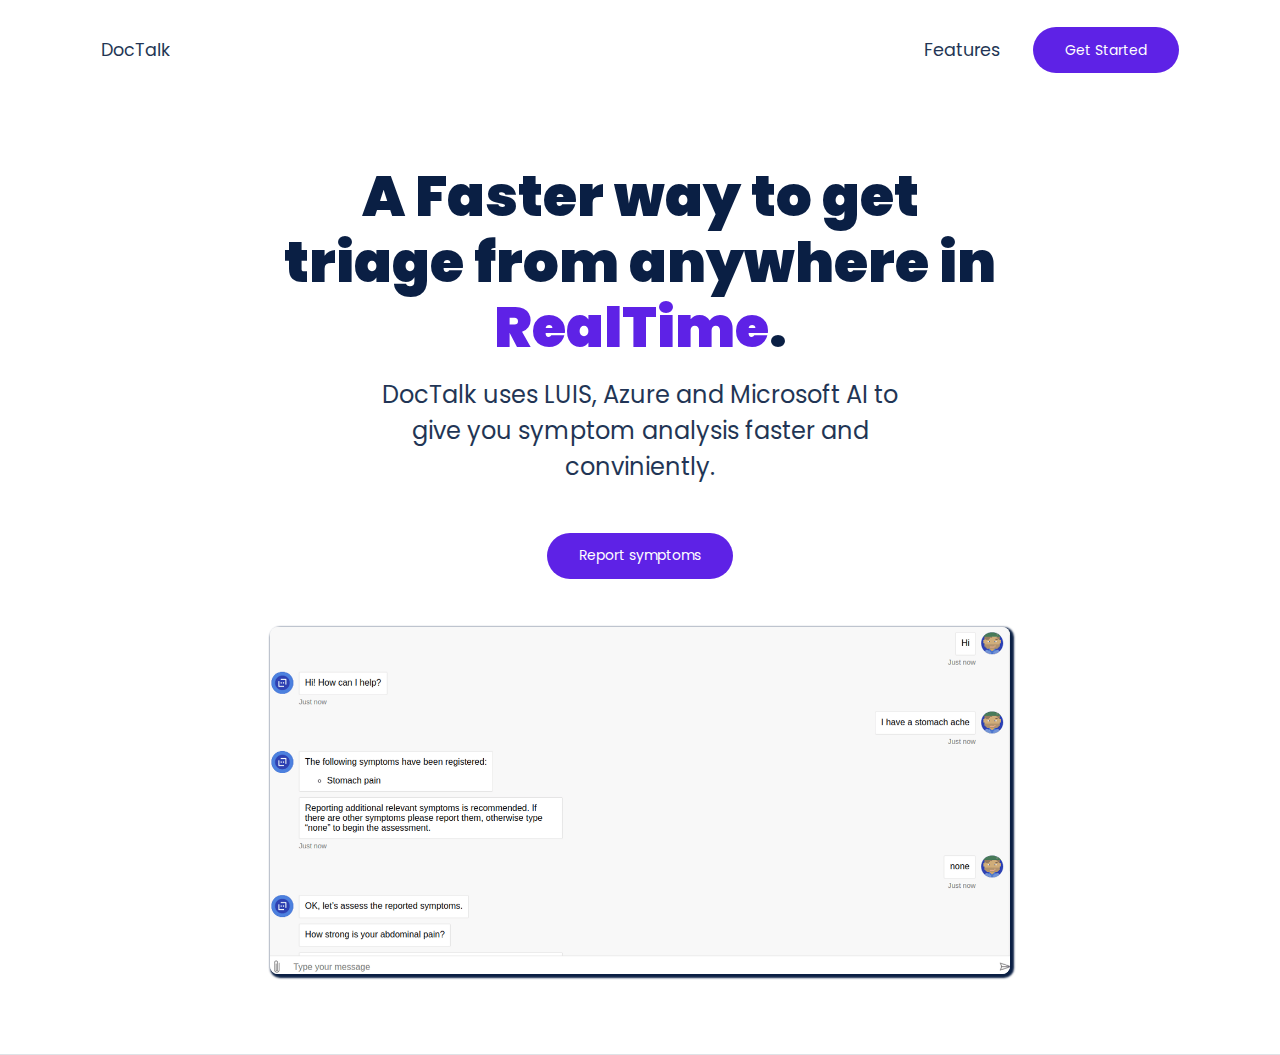
<file: public/index.html>
<!doctype html>
<html lang="en">

<head>
  <!-- Required meta tags -->
  <meta charset="utf-8">
  <meta name="viewport" content="width=device-width, initial-scale=1, shrink-to-fit=no">

  <link rel="stylesheet" href="https://cdnjs.cloudflare.com/ajax/libs/animate.css/3.7.2/animate.min.css">
  <!-- font awesome 5 free -->
  <link rel="stylesheet" href="https://cdnjs.cloudflare.com/ajax/libs/font-awesome/5.13.0/css/all.min.css">
  <!-- Bootstrap CSS -->
  <link rel="stylesheet" href="https://stackpath.bootstrapcdn.com/bootstrap/4.4.1/css/bootstrap.min.css"
    integrity="sha384-Vkoo8x4CGsO3+Hhxv8T/Q5PaXtkKtu6ug5TOeNV6gBiFeWPGFN9MuhOf23Q9Ifjh" crossorigin="anonymous">

  <!-- Poppins font from Google -->
  <link href="https://fonts.googleapis.com/css2?family=Poppins:wght@300;400;600;700&display=swap" rel="stylesheet">

  <link rel="stylesheet" href="./stylesheets/root.css">
  <link rel="stylesheet" href="./stylesheets/home.css">

  <title>DocTalk | Symptom analysis AI</title>
</head>

<body>

  <header class="hero container-fluid position-relative border-bottom">
    <nav class="hero-nav container mx-auto">
      <ul class="nav w-100 list-unstyled align-items-center p-0">
        <li class="hero-nav__item">
            <a href="#" class="hero-nav__link">DocTalk</a>
        </li>
        <li id="hero-menu" class="flex-grow-1 hero__nav-list hero__nav-list--mobile-menu ft-menu">
          <ul class="hero__menu-content nav flex-column flex-lg-row ft-menu__slider animated list-unstyled p-2 p-lg-0">
            <li class="flex-grow-1">
              <ul class="nav nav--lg-side flex-column-reverse flex-lg-row-reverse list-unstyled align-items-center p-0">
                <li class="hero-nav__item">
                  <a href="/chat.html"
                    target="_blank" class="btn btn-primary">
                    Get Started
                  </a>
                </li>
                <li class="hero-nav__item">
                  <a href="/features.html" class="hero-nav__link">Features</a>
                </li>
              </ul>
            </li>
          </ul>
          <button onclick="document.querySelector('#hero-menu').classList.toggle('ft-menu--js-show')"
            class="ft-menu__close-btn animated">
            <svg class="bi bi-x" width="1em" height="1em" viewBox="0 0 16 16" fill="currentColor"
              xmlns="http://www.w3.org/2000/svg">
              <path fill-rule="evenodd" d="M11.854 4.146a.5.5 0 010 .708l-7 7a.5.5 0 01-.708-.708l7-7a.5.5 0 01.708 0z"
                clip-rule="evenodd" />
              <path fill-rule="evenodd" d="M4.146 4.146a.5.5 0 000 .708l7 7a.5.5 0 00.708-.708l-7-7a.5.5 0 00-.708 0z"
                clip-rule="evenodd" />
            </svg>
          </button>
        </li>
        <li class="d-lg-none flex-grow-1 d-flex flex-row-reverse hero-nav__item">
          <button onclick="document.querySelector('#hero-menu').classList.toggle('ft-menu--js-show')"
            class="text-center px-2">
            <i class="fas fa-bars"></i>
          </button>
        </li>
      </ul>
    </nav>
    <div class="hero__content container flex-grow-1 mx-auto">
      <div class="text-center col-lg-8 px-0 mx-auto mb-5">
        <h1 class="hero__title mb-3">
          A Faster way to get triage from anywhere in <span class="highlight">RealTime</span>.
        </h1>
        <p class="hero__paragraph mb-5">
         DocTalk uses LUIS, Azure and Microsoft AI to give you symptom analysis faster and conviniently.
        </p>
        <div>
          <a class="btn btn-primary" href="/chat.html">
            Report symptoms
          </a>
        </div>
      </div>
      <div class="hero__img-container col-10 col-lg-8 mx-auto p-0 mt-5">
        <img src="./stylesheets/teedoc.png" class="hero__img w-100">
      </div>
    </div>
  </header>

  <!-- jQuery first, then Popper.js, then Bootstrap JS -->
  <script src="https://code.jquery.com/jquery-3.4.1.slim.min.js"
    integrity="sha384-J6qa4849blE2+poT4WnyKhv5vZF5SrPo0iEjwBvKU7imGFAV0wwj1yYfoRSJoZ+n"
    crossorigin="anonymous"></script>
  <script src="https://cdn.jsdelivr.net/npm/popper.js@1.16.0/dist/umd/popper.min.js"
    integrity="sha384-Q6E9RHvbIyZFJoft+2mJbHaEWldlvI9IOYy5n3zV9zzTtmI3UksdQRVvoxMfooAo"
    crossorigin="anonymous"></script>
  <script src="https://stackpath.bootstrapcdn.com/bootstrap/4.4.1/js/bootstrap.min.js"
    integrity="sha384-wfSDF2E50Y2D1uUdj0O3uMBJnjuUD4Ih7YwaYd1iqfktj0Uod8GCExl3Og8ifwB6"
    crossorigin="anonymous"></script>
</body>

</html>
</file>
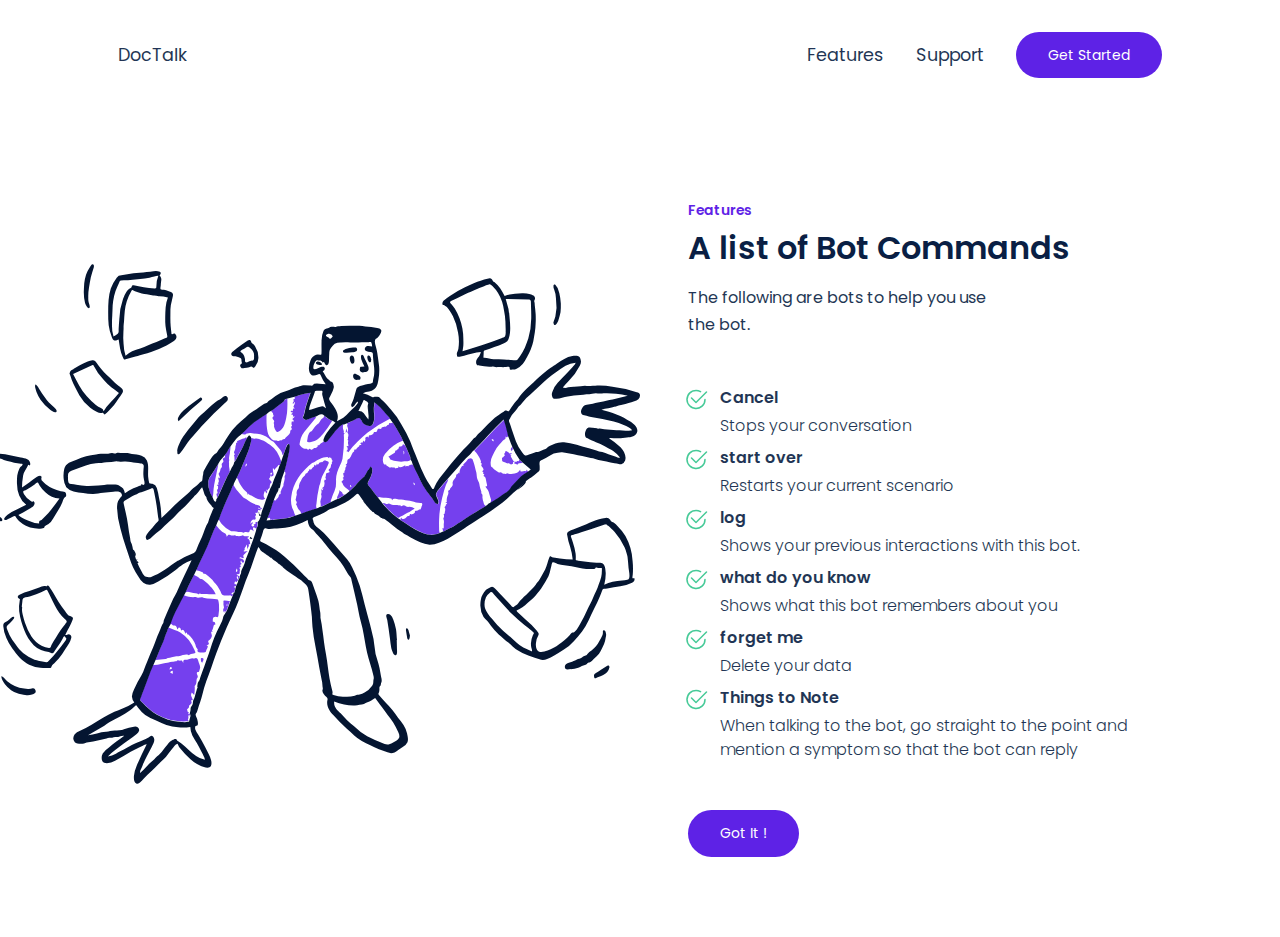
<file: public/features.html>
<!doctype html>
<html lang="en">

<head>
  <!-- Required meta tags -->
  <meta charset="utf-8">
  <meta name="viewport" content="width=device-width, initial-scale=1, shrink-to-fit=no">

  <link rel="stylesheet" href="https://cdnjs.cloudflare.com/ajax/libs/animate.css/3.7.2/animate.min.css">
  <!-- font awesome 5 free -->
  <link rel="stylesheet" href="https://cdnjs.cloudflare.com/ajax/libs/font-awesome/5.13.0/css/all.min.css">
  <!-- Bootstrap CSS -->
  <link rel="stylesheet" href="https://stackpath.bootstrapcdn.com/bootstrap/4.4.1/css/bootstrap.min.css"
    integrity="sha384-Vkoo8x4CGsO3+Hhxv8T/Q5PaXtkKtu6ug5TOeNV6gBiFeWPGFN9MuhOf23Q9Ifjh" crossorigin="anonymous">

  <!-- Poppins font from Google -->
  <link href="https://fonts.googleapis.com/css2?family=Poppins:wght@300;400;600;700&display=swap" rel="stylesheet">

  <link rel="stylesheet" href="./stylesheets/features.css">
  <link rel="stylesheet" href="./stylesheets/root.css">
  <link rel="stylesheet" href="./stylesheets/home.css">

  <title>DocTalk | Symptom analysis AI</title>
</head>

<body>
  <nav class="hero-nav container mx-auto">
    <ul class="nav w-100 list-unstyled align-items-center p-0">
      <li class="hero-nav__item">
          <a href="/index.html" class="hero-nav__link">DocTalk</a>
      </li>
      <li id="hero-menu" class="flex-grow-1 hero__nav-list hero__nav-list--mobile-menu ft-menu">
        <ul class="hero__menu-content nav flex-column flex-lg-row ft-menu__slider animated list-unstyled p-2 p-lg-0">
          <li class="flex-grow-1">
            <ul class="nav nav--lg-side flex-column-reverse flex-lg-row-reverse list-unstyled align-items-center p-0">
              <li class="hero-nav__item">
                <a href="/chat.html"
                  target="_blank" class="btn btn-primary">
                  Get Started
                </a>
              </li>
              <li class="hero-nav__item">
                <a href="#!" class="hero-nav__link">Support</a>
              </li>
              <li class="hero-nav__item">
                <a href="/features.html" class="hero-nav__link">Features</a>
              </li>
            </ul>
          </li>
        </ul>
        <button onclick="document.querySelector('#hero-menu').classList.toggle('ft-menu--js-show')"
          class="ft-menu__close-btn animated">
          <svg class="bi bi-x" width="1em" height="1em" viewBox="0 0 16 16" fill="currentColor"
            xmlns="http://www.w3.org/2000/svg">
            <path fill-rule="evenodd" d="M11.854 4.146a.5.5 0 010 .708l-7 7a.5.5 0 01-.708-.708l7-7a.5.5 0 01.708 0z"
              clip-rule="evenodd" />
            <path fill-rule="evenodd" d="M4.146 4.146a.5.5 0 000 .708l7 7a.5.5 0 00.708-.708l-7-7a.5.5 0 00-.708 0z"
              clip-rule="evenodd" />
          </svg>
        </button>
      </li>
      <li class="d-lg-none flex-grow-1 d-flex flex-row-reverse hero-nav__item">
        <button onclick="document.querySelector('#hero-menu').classList.toggle('ft-menu--js-show')"
          class="text-center px-2">
          <i class="fas fa-bars"></i>
        </button>
      </li>
    </ul>
  </nav>
  <div class="block-31">
    <div class="block-31__row d-block d-lg-flex row">
      <div class="block-31__image-column container col-lg-6"
        style="background-image: url(./stylesheets/MessyDoodle.svg)">
      </div>
    </div>
    <div class="container">
      <div class="row flex-row-reverse">
        <div class="col-lg-6 px-4 px-xl-5 py-5">
          <p class="block-31__pre-title mb-2">Features</p>
          <h1 class="block-31__title mb-3">A list of Bot Commands</h1>
          <p class="block-31__paragraph mb-0">
           The following are bots to help you use the bot.
          </p>
          <ul class="list-unstyled mt-5 p-0">
            <li class="block-31__li d-flex align-items-start mb-2">
              <span class="block-31__li-icon">
                <svg class="bi bi-check2-circle" width="1em" height="1em" viewBox="0 0 16 16" fill="currentColor"
                  xmlns="http://www.w3.org/2000/svg">
                  <path fill-rule="evenodd"
                    d="M15.354 2.646a.5.5 0 0 1 0 .708l-7 7a.5.5 0 0 1-.708 0l-3-3a.5.5 0 1 1 .708-.708L8 9.293l6.646-6.647a.5.5 0 0 1 .708 0z" />
                  <path fill-rule="evenodd"
                    d="M8 2.5A5.5 5.5 0 1 0 13.5 8a.5.5 0 0 1 1 0 6.5 6.5 0 1 1-3.25-5.63.5.5 0 1 1-.5.865A5.472 5.472 0 0 0 8 2.5z" />
                </svg>
              </span>
              <div class="px-2"></div>
              <div>
                <p class="block-31__li-text mb-1">Cancel</p>
                <p class="block-31__li-paragraph mb-0">
                  Stops your conversation
                </p>
              </div>
            </li>
            <li class="block-31__li d-flex align-items-start mb-2">
              <span class="block-31__li-icon">
                <svg class="bi bi-check2-circle" width="1em" height="1em" viewBox="0 0 16 16" fill="currentColor"
                  xmlns="http://www.w3.org/2000/svg">
                  <path fill-rule="evenodd"
                    d="M15.354 2.646a.5.5 0 0 1 0 .708l-7 7a.5.5 0 0 1-.708 0l-3-3a.5.5 0 1 1 .708-.708L8 9.293l6.646-6.647a.5.5 0 0 1 .708 0z" />
                  <path fill-rule="evenodd"
                    d="M8 2.5A5.5 5.5 0 1 0 13.5 8a.5.5 0 0 1 1 0 6.5 6.5 0 1 1-3.25-5.63.5.5 0 1 1-.5.865A5.472 5.472 0 0 0 8 2.5z" />
                </svg>
              </span>
              <div class="px-2"></div>
              <div>
                <p class="block-31__li-text mb-1">start over</p>
                <p class="block-31__li-paragraph mb-0">
                  Restarts your current scenario
                </p>
              </div>
            </li>
            <li class="block-31__li d-flex align-items-start mb-2">
              <span class="block-31__li-icon">
                <svg class="bi bi-check2-circle" width="1em" height="1em" viewBox="0 0 16 16" fill="currentColor"
                  xmlns="http://www.w3.org/2000/svg">
                  <path fill-rule="evenodd"
                    d="M15.354 2.646a.5.5 0 0 1 0 .708l-7 7a.5.5 0 0 1-.708 0l-3-3a.5.5 0 1 1 .708-.708L8 9.293l6.646-6.647a.5.5 0 0 1 .708 0z" />
                  <path fill-rule="evenodd"
                    d="M8 2.5A5.5 5.5 0 1 0 13.5 8a.5.5 0 0 1 1 0 6.5 6.5 0 1 1-3.25-5.63.5.5 0 1 1-.5.865A5.472 5.472 0 0 0 8 2.5z" />
                </svg>
              </span>
              <div class="px-2"></div>
              <div>
                <p class="block-31__li-text mb-1">log</p>
                <p class="block-31__li-paragraph mb-0">
                  Shows your previous interactions with this bot.
                </p>
              </div>
            </li>
            <li class="block-31__li d-flex align-items-start mb-2">
              <span class="block-31__li-icon">
                <svg class="bi bi-check2-circle" width="1em" height="1em" viewBox="0 0 16 16" fill="currentColor"
                  xmlns="http://www.w3.org/2000/svg">
                  <path fill-rule="evenodd"
                    d="M15.354 2.646a.5.5 0 0 1 0 .708l-7 7a.5.5 0 0 1-.708 0l-3-3a.5.5 0 1 1 .708-.708L8 9.293l6.646-6.647a.5.5 0 0 1 .708 0z" />
                  <path fill-rule="evenodd"
                    d="M8 2.5A5.5 5.5 0 1 0 13.5 8a.5.5 0 0 1 1 0 6.5 6.5 0 1 1-3.25-5.63.5.5 0 1 1-.5.865A5.472 5.472 0 0 0 8 2.5z" />
                </svg>
              </span>
              <div class="px-2"></div>
              <div>
                <p class="block-31__li-text mb-1">what do you know</p>
                <p class="block-31__li-paragraph mb-0">
                  Shows what this bot remembers about you
                </p>
              </div>
            </li>
            <li class="block-31__li d-flex align-items-start mb-2">
              <span class="block-31__li-icon">
                <svg class="bi bi-check2-circle" width="1em" height="1em" viewBox="0 0 16 16" fill="currentColor"
                  xmlns="http://www.w3.org/2000/svg">
                  <path fill-rule="evenodd"
                    d="M15.354 2.646a.5.5 0 0 1 0 .708l-7 7a.5.5 0 0 1-.708 0l-3-3a.5.5 0 1 1 .708-.708L8 9.293l6.646-6.647a.5.5 0 0 1 .708 0z" />
                  <path fill-rule="evenodd"
                    d="M8 2.5A5.5 5.5 0 1 0 13.5 8a.5.5 0 0 1 1 0 6.5 6.5 0 1 1-3.25-5.63.5.5 0 1 1-.5.865A5.472 5.472 0 0 0 8 2.5z" />
                </svg>
              </span>
              <div class="px-2"></div>
              <div>
                <p class="block-31__li-text mb-1">forget me</p>
                <p class="block-31__li-paragraph mb-0">
                  Delete your data
                </p>
              </div>
            </li>
            <li class="block-31__li d-flex align-items-start mb-2">
              <span class="block-31__li-icon">
                <svg class="bi bi-check2-circle" width="1em" height="1em" viewBox="0 0 16 16" fill="currentColor"
                  xmlns="http://www.w3.org/2000/svg">
                  <path fill-rule="evenodd"
                    d="M15.354 2.646a.5.5 0 0 1 0 .708l-7 7a.5.5 0 0 1-.708 0l-3-3a.5.5 0 1 1 .708-.708L8 9.293l6.646-6.647a.5.5 0 0 1 .708 0z" />
                  <path fill-rule="evenodd"
                    d="M8 2.5A5.5 5.5 0 1 0 13.5 8a.5.5 0 0 1 1 0 6.5 6.5 0 1 1-3.25-5.63.5.5 0 1 1-.5.865A5.472 5.472 0 0 0 8 2.5z" />
                </svg>
              </span>
              <div class="px-2"></div>
              <div>
                <p class="block-31__li-text mb-1">Things to Note</p>
                <p class="block-31__li-paragraph mb-0">
                  When talking to the bot, go straight to the point and mention a symptom so that the bot can reply
                </p>
              </div>
            </li>
          </ul>
          <div class="mt-5">
            <a href="./index.html" class="btn btn-primary">Got It !</a>
          </div>
        </div>
      </div>
    </div>
  </div>


  <!-- jQuery first, then Popper.js, then Bootstrap JS -->
  <script src="https://code.jquery.com/jquery-3.4.1.slim.min.js"
    integrity="sha384-J6qa4849blE2+poT4WnyKhv5vZF5SrPo0iEjwBvKU7imGFAV0wwj1yYfoRSJoZ+n"
    crossorigin="anonymous"></script>
  <script src="https://cdn.jsdelivr.net/npm/popper.js@1.16.0/dist/umd/popper.min.js"
    integrity="sha384-Q6E9RHvbIyZFJoft+2mJbHaEWldlvI9IOYy5n3zV9zzTtmI3UksdQRVvoxMfooAo"
    crossorigin="anonymous"></script>
  <script src="https://stackpath.bootstrapcdn.com/bootstrap/4.4.1/js/bootstrap.min.js"
    integrity="sha384-wfSDF2E50Y2D1uUdj0O3uMBJnjuUD4Ih7YwaYd1iqfktj0Uod8GCExl3Og8ifwB6"
    crossorigin="anonymous"></script>

  <script>
    function submitForm(e) {
      e.preventDefault()

      var button = e.target.querySelector('button')

      if (button.classList.contains('btn--loading')) {
        return false
      } else {
        button.classList.add('btn--loading')
      }

      try {
        setTimeout(function () {
          button.classList.remove('btn--loading')
        }, 2000)
      } catch (err) {
        console.log(err)
        button.classList.remove('btn--loading')
      }
    }
  </script>
</body>

</html>
</file>
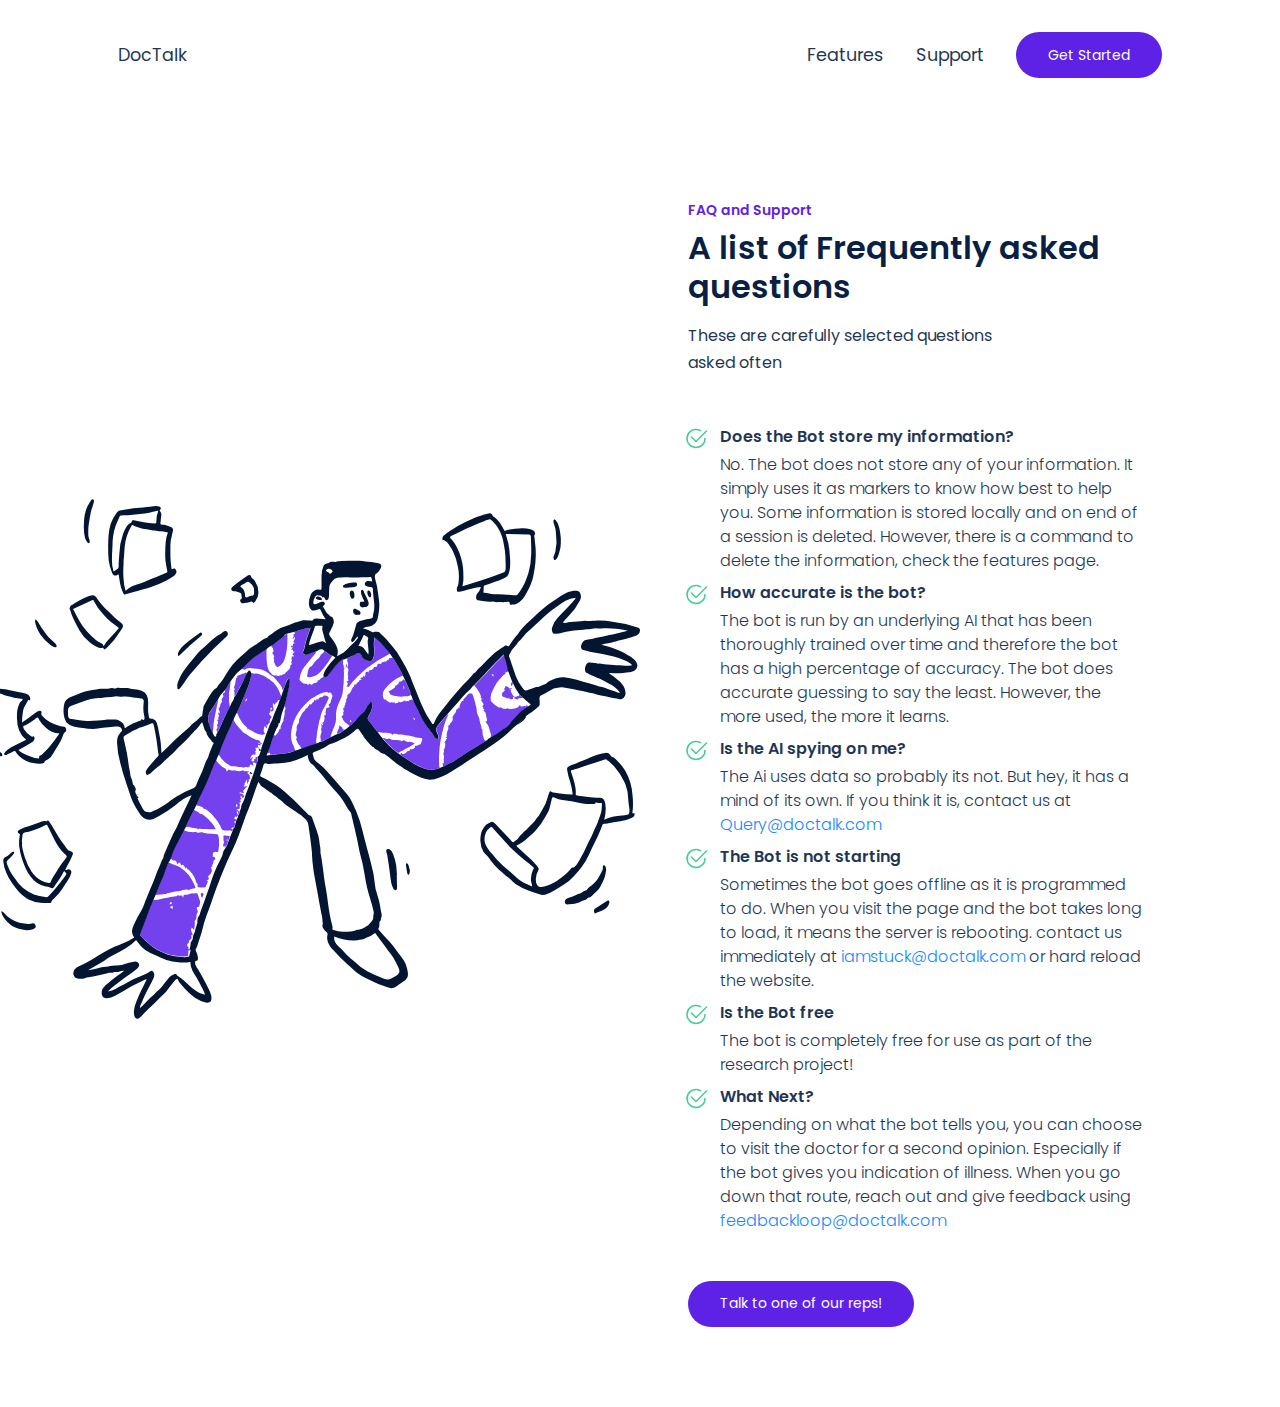
<file: public/support.html>
<!doctype html>
<html lang="en">

<head>
  <!-- Required meta tags -->
  <meta charset="utf-8">
  <meta name="viewport" content="width=device-width, initial-scale=1, shrink-to-fit=no">
  <link rel="stylesheet" href="https://cdnjs.cloudflare.com/ajax/libs/animate.css/3.7.2/animate.min.css">
  <link rel="stylesheet" href="https://cdnjs.cloudflare.com/ajax/libs/font-awesome/5.13.0/css/all.min.css">
  <link rel="stylesheet" href="https://stackpath.bootstrapcdn.com/bootstrap/4.4.1/css/bootstrap.min.css"
    integrity="sha384-Vkoo8x4CGsO3+Hhxv8T/Q5PaXtkKtu6ug5TOeNV6gBiFeWPGFN9MuhOf23Q9Ifjh" crossorigin="anonymous">
  <link href="https://fonts.googleapis.com/css2?family=Poppins:wght@300;400;600;700&display=swap" rel="stylesheet">
  <link rel="stylesheet" href="./stylesheets/features.css">
  <link rel="stylesheet" href="./stylesheets/root.css">
  <link rel="stylesheet" href="./stylesheets/home.css">

  <title>DocTalk | Symptom analysis AI</title>
</head>

<body>
  <nav class="hero-nav container mx-auto">
    <ul class="nav w-100 list-unstyled align-items-center p-0">
      <li class="hero-nav__item">
          <a href="/index.html" class="hero-nav__link">DocTalk</a>
      </li>
      <li id="hero-menu" class="flex-grow-1 hero__nav-list hero__nav-list--mobile-menu ft-menu">
        <ul class="hero__menu-content nav flex-column flex-lg-row ft-menu__slider animated list-unstyled p-2 p-lg-0">
          <li class="flex-grow-1">
            <ul class="nav nav--lg-side flex-column-reverse flex-lg-row-reverse list-unstyled align-items-center p-0">
              <li class="hero-nav__item">
                <a href="/chat.html"
                  target="_blank" class="btn btn-primary">
                  Get Started
                </a>
              </li>
              <li class="hero-nav__item">
                <a href="/support.html" class="hero-nav__link">Support</a>
              </li>
              <li class="hero-nav__item">
                <a href="/features.html" class="hero-nav__link">Features</a>
              </li>
            </ul>
          </li>
        </ul>
        <button onclick="document.querySelector('#hero-menu').classList.toggle('ft-menu--js-show')"
          class="ft-menu__close-btn animated">
          <svg class="bi bi-x" width="1em" height="1em" viewBox="0 0 16 16" fill="currentColor"
            xmlns="http://www.w3.org/2000/svg">
            <path fill-rule="evenodd" d="M11.854 4.146a.5.5 0 010 .708l-7 7a.5.5 0 01-.708-.708l7-7a.5.5 0 01.708 0z"
              clip-rule="evenodd" />
            <path fill-rule="evenodd" d="M4.146 4.146a.5.5 0 000 .708l7 7a.5.5 0 00.708-.708l-7-7a.5.5 0 00-.708 0z"
              clip-rule="evenodd" />
          </svg>
        </button>
      </li>
      <li class="d-lg-none flex-grow-1 d-flex flex-row-reverse hero-nav__item">
        <button onclick="document.querySelector('#hero-menu').classList.toggle('ft-menu--js-show')"
          class="text-center px-2">
          <i class="fas fa-bars"></i>
        </button>
      </li>
    </ul>
  </nav>
  <div class="block-31">
    <div class="block-31__row d-block d-lg-flex row">
      <div class="block-31__image-column container col-lg-6"
        style="background-image: url(./stylesheets/MessyDoodle.svg)">
      </div>
    </div>
    <div class="container">
      <div class="row flex-row-reverse">
        <div class="col-lg-6 px-4 px-xl-5 py-5">
          <p class="block-31__pre-title mb-2">FAQ and Support</p>
          <h1 class="block-31__title mb-3">A list of Frequently asked questions</h1>
          <p class="block-31__paragraph mb-0">
           These are carefully selected questions asked often
          </p>
          <ul class="list-unstyled mt-5 p-0">
            <li class="block-31__li d-flex align-items-start mb-2">
              <span class="block-31__li-icon">
                <svg class="bi bi-check2-circle" width="1em" height="1em" viewBox="0 0 16 16" fill="currentColor"
                  xmlns="http://www.w3.org/2000/svg">
                  <path fill-rule="evenodd"
                    d="M15.354 2.646a.5.5 0 0 1 0 .708l-7 7a.5.5 0 0 1-.708 0l-3-3a.5.5 0 1 1 .708-.708L8 9.293l6.646-6.647a.5.5 0 0 1 .708 0z" />
                  <path fill-rule="evenodd"
                    d="M8 2.5A5.5 5.5 0 1 0 13.5 8a.5.5 0 0 1 1 0 6.5 6.5 0 1 1-3.25-5.63.5.5 0 1 1-.5.865A5.472 5.472 0 0 0 8 2.5z" />
                </svg>
              </span>
              <div class="px-2"></div>
              <div>
                <p class="block-31__li-text mb-1">Does the Bot store my information?</p>
                <p class="block-31__li-paragraph mb-0">
                  No. The bot does not store any of your information. It simply uses it as markers to know how best to help you.
                  Some information is stored locally and on end of a session is deleted. However, there is a command to delete the information, check the features page.
                </p>
              </div>
            </li>
            <li class="block-31__li d-flex align-items-start mb-2">
              <span class="block-31__li-icon">
                <svg class="bi bi-check2-circle" width="1em" height="1em" viewBox="0 0 16 16" fill="currentColor"
                  xmlns="http://www.w3.org/2000/svg">
                  <path fill-rule="evenodd"
                    d="M15.354 2.646a.5.5 0 0 1 0 .708l-7 7a.5.5 0 0 1-.708 0l-3-3a.5.5 0 1 1 .708-.708L8 9.293l6.646-6.647a.5.5 0 0 1 .708 0z" />
                  <path fill-rule="evenodd"
                    d="M8 2.5A5.5 5.5 0 1 0 13.5 8a.5.5 0 0 1 1 0 6.5 6.5 0 1 1-3.25-5.63.5.5 0 1 1-.5.865A5.472 5.472 0 0 0 8 2.5z" />
                </svg>
              </span>
              <div class="px-2"></div>
              <div>
                <p class="block-31__li-text mb-1">How accurate is the bot?</p>
                <p class="block-31__li-paragraph mb-0">
                  The bot is run by an underlying AI that has been thoroughly trained over time and therefore the bot has a high percentage of accuracy. 
                  The bot does accurate guessing to say the least. However, the more used, the more it learns.
                </p>
              </div>
            </li>
            <li class="block-31__li d-flex align-items-start mb-2">
              <span class="block-31__li-icon">
                <svg class="bi bi-check2-circle" width="1em" height="1em" viewBox="0 0 16 16" fill="currentColor"
                  xmlns="http://www.w3.org/2000/svg">
                  <path fill-rule="evenodd"
                    d="M15.354 2.646a.5.5 0 0 1 0 .708l-7 7a.5.5 0 0 1-.708 0l-3-3a.5.5 0 1 1 .708-.708L8 9.293l6.646-6.647a.5.5 0 0 1 .708 0z" />
                  <path fill-rule="evenodd"
                    d="M8 2.5A5.5 5.5 0 1 0 13.5 8a.5.5 0 0 1 1 0 6.5 6.5 0 1 1-3.25-5.63.5.5 0 1 1-.5.865A5.472 5.472 0 0 0 8 2.5z" />
                </svg>
              </span>
              <div class="px-2"></div>
              <div>
                <p class="block-31__li-text mb-1">Is the AI spying on me?</p>
                <p class="block-31__li-paragraph mb-0">
                  The Ai uses data so probably its not. But hey, it has a mind of its own.
                  If you think it is, contact us at <a href="" target="_BLANK">Query@doctalk.com</a>
                </p>
              </div>
            </li>
            <li class="block-31__li d-flex align-items-start mb-2">
              <span class="block-31__li-icon">
                <svg class="bi bi-check2-circle" width="1em" height="1em" viewBox="0 0 16 16" fill="currentColor"
                  xmlns="http://www.w3.org/2000/svg">
                  <path fill-rule="evenodd"
                    d="M15.354 2.646a.5.5 0 0 1 0 .708l-7 7a.5.5 0 0 1-.708 0l-3-3a.5.5 0 1 1 .708-.708L8 9.293l6.646-6.647a.5.5 0 0 1 .708 0z" />
                  <path fill-rule="evenodd"
                    d="M8 2.5A5.5 5.5 0 1 0 13.5 8a.5.5 0 0 1 1 0 6.5 6.5 0 1 1-3.25-5.63.5.5 0 1 1-.5.865A5.472 5.472 0 0 0 8 2.5z" />
                </svg>
              </span>
              <div class="px-2"></div>
              <div>
                <p class="block-31__li-text mb-1">The Bot is not starting</p>
                <p class="block-31__li-paragraph mb-0">
                  Sometimes the bot goes offline as it is programmed to do. When you visit the page and the bot takes long to load, it means the server is rebooting.
                  contact us immediately at <a href="" target="_BLANK">iamstuck@doctalk.com</a> or hard reload the website.
                </p>
              </div>
            </li>
            <li class="block-31__li d-flex align-items-start mb-2">
              <span class="block-31__li-icon">
                <svg class="bi bi-check2-circle" width="1em" height="1em" viewBox="0 0 16 16" fill="currentColor"
                  xmlns="http://www.w3.org/2000/svg">
                  <path fill-rule="evenodd"
                    d="M15.354 2.646a.5.5 0 0 1 0 .708l-7 7a.5.5 0 0 1-.708 0l-3-3a.5.5 0 1 1 .708-.708L8 9.293l6.646-6.647a.5.5 0 0 1 .708 0z" />
                  <path fill-rule="evenodd"
                    d="M8 2.5A5.5 5.5 0 1 0 13.5 8a.5.5 0 0 1 1 0 6.5 6.5 0 1 1-3.25-5.63.5.5 0 1 1-.5.865A5.472 5.472 0 0 0 8 2.5z" />
                </svg>
              </span>
              <div class="px-2"></div>
              <div>
                <p class="block-31__li-text mb-1"> Is the Bot free</p>
                <p class="block-31__li-paragraph mb-0">
                  The bot is completely free for use as part of the research project!
                </p>
              </div>
            </li>
            <li class="block-31__li d-flex align-items-start mb-2">
              <span class="block-31__li-icon">
                <svg class="bi bi-check2-circle" width="1em" height="1em" viewBox="0 0 16 16" fill="currentColor"
                  xmlns="http://www.w3.org/2000/svg">
                  <path fill-rule="evenodd"
                    d="M15.354 2.646a.5.5 0 0 1 0 .708l-7 7a.5.5 0 0 1-.708 0l-3-3a.5.5 0 1 1 .708-.708L8 9.293l6.646-6.647a.5.5 0 0 1 .708 0z" />
                  <path fill-rule="evenodd"
                    d="M8 2.5A5.5 5.5 0 1 0 13.5 8a.5.5 0 0 1 1 0 6.5 6.5 0 1 1-3.25-5.63.5.5 0 1 1-.5.865A5.472 5.472 0 0 0 8 2.5z" />
                </svg>
              </span>
              <div class="px-2"></div>
              <div>
                <p class="block-31__li-text mb-1">What Next?</p>
                <p class="block-31__li-paragraph mb-0">
                  Depending on what the bot tells you, you can choose to visit the doctor for a second opinion. Especially if the bot gives you indication of illness.
                  When you go down that route, reach out and give feedback using <a href="" target="_BLANK">feedbackloop@doctalk.com</a>
                </p>
              </div>
            </li>
          </ul>
          <div class="mt-5">
            <a href="#" class="btn btn-primary">Talk to one of our reps!</a>
          </div>
        </div>
      </div>
    </div>
  </div>


  <!-- jQuery first, then Popper.js, then Bootstrap JS -->
  <script src="https://code.jquery.com/jquery-3.4.1.slim.min.js"
    integrity="sha384-J6qa4849blE2+poT4WnyKhv5vZF5SrPo0iEjwBvKU7imGFAV0wwj1yYfoRSJoZ+n"
    crossorigin="anonymous"></script>
  <script src="https://cdn.jsdelivr.net/npm/popper.js@1.16.0/dist/umd/popper.min.js"
    integrity="sha384-Q6E9RHvbIyZFJoft+2mJbHaEWldlvI9IOYy5n3zV9zzTtmI3UksdQRVvoxMfooAo"
    crossorigin="anonymous"></script>
  <script src="https://stackpath.bootstrapcdn.com/bootstrap/4.4.1/js/bootstrap.min.js"
    integrity="sha384-wfSDF2E50Y2D1uUdj0O3uMBJnjuUD4Ih7YwaYd1iqfktj0Uod8GCExl3Og8ifwB6"
    crossorigin="anonymous"></script>

  <script>
    function submitForm(e) {
      e.preventDefault()

      var button = e.target.querySelector('button')

      if (button.classList.contains('btn--loading')) {
        return false
      } else {
        button.classList.add('btn--loading')
      }

      try { 
        setTimeout(function () {
          button.classList.remove('btn--loading')
        }, 2000)
      } catch (err) {
        console.log(err)
        button.classList.remove('btn--loading')
      }
    }
  </script>
</body>

</html>
</file>
<file: public/stylesheets/root.css>
:root {
  --primary: #5e22e6;
  --secondary: #0a1f44;
  --primary-invert: #fff;
  --secondary-invert: #fff;

  /* DEFAULT COLOR OF TEXTS */
  --text-primary: #0a1f44;
  
  /* FOR BUTTONS & INPUTS */
  --elements-roundness: 10rem;

  --space-between-blocks: 5.3rem;
  /* for mobiles */
  --space-between-blocks-small-screens: 3rem;
}

body {
  font-family: 'Poppins', sans-serif;
  color: var(--text-primary);
}

.space-between-blocks {
  padding-top: var(--space-between-blocks-small-screens);
  padding-bottom: var(--space-between-blocks-small-screens);
}

@media(min-width: 992px) {
  .space-between-blocks {
    padding-top: var(--space-between-blocks);
    padding-bottom: var(--space-between-blocks);
  }
}

/* ----------------- BUTTONS ------------------- */

button {
  color: inherit;
  padding: 0;
  background: none;
  border: none;
}

button:focus {
  outline: none;
  box-shadow: none;
}

.btn {
  font-size: .87rem;
  padding: .8rem 1.6rem;
  border-radius: var(--elements-roundness);
  transition: .2s all;
}

@media(min-width: 992px) {
  .btn {
    padding: .8rem 2rem;
  }
}

.btn,
.btn:hover,
.btn:focus {
  border: none;
  box-shadow: none;
  outline: none;
}

.btn:hover,
.btn:focus {
  transform: scale(1.05);
}

.btn-primary,
.btn-primary:hover,
.btn-primary:focus {
  background: var(--primary);
  color: var(--primary-invert);
}

.btn-secondary,
.btn-secondary:hover,
.btn-secondary:focus {
  background: var(--secondary);
  color: var(--secondary-invert);
}

.btn-sm {
  padding: .8rem;
}
</file>
<file: public/stylesheets/home.css>
.hero {
  --hero-nav-height: 100px;
  --block-background: white;
  --block-text-color: var(--text-primary);
  background: var(--block-background);
  color: var(--block-text-color);
  position: relative;
  display: flex;
  flex-direction: column;
}

.hero-nav {
  margin: 0 -1rem;
  width: 100%;
  height: var(--hero-nav-height);
  display: flex;
  align-items: center;
  z-index: 2;
}

.hero-nav__item {
  text-align: center;
  font-size: 1.1rem;
}

@media(min-width: 992px) {
  .hero-nav__item {
    margin: 0 1rem;
  }
}

@media(min-width: 992px) {
  .nav--lg-side {
    flex-direction: row-reverse;
  }
}

.hero-nav__logo {
  height: 35px;
}

.hero-nav__link {
  color: inherit;
  opacity: .9;
}

.hero-nav__link:hover,
.hero-nav__link:focus {
  color: var(--primary);
  text-decoration: none;
  opacity: 1;
}

.hero__row {
  height: 100%;
}

.hero_empty-column {
  height: 100%;
}

.hero__image-column {
  height: 100%;
  background-position: center;
  background-size: cover;
}

.hero__content {
  text-align: initial;
  padding-top: 2rem;
  padding-bottom: 3rem;
}

@media(min-width:992px) {
  .hero__content {
    padding-top: 4rem;
    padding-bottom: 5rem;
  }
}

.hero__title {
  font-size: 1.8rem;
  font-weight: 900;
}

.hero__paragraph {
  font-size: .9rem;
  font-weight: 400;
  opacity: .9;
}

@media (min-width: 576px) {
  .hero__title {
    font-size: 2.5rem;
    line-height: 1.17;
  }
  
  .hero__paragraph {
    width: 80%;
    margin: auto;
  }
}

@media (min-width: 768px) {
  .hero__title {
    font-size: 3rem;
  }
}

@media(min-width: 992px) {
  .hero__title {
    font-size: 2.5rem;
    line-height: 1.17;
  }

  .hero__paragraph {
    font-size: 1.5rem;
    width: 70%;
  }
}

@media(min-width: 1200px) {
  .hero__title {
    font-size: 3.5rem;
    line-height: 1.17;
  }
}

.hero__btns-container {
  display: inline-flex;
  flex-direction: column;
  align-items: center;
  width: 150px;
  margin: auto;
}

.hero__btn {
  display: inline-block;
  width: 100%;
}

@media(min-width: 992px) {
  .hero__btns-container {
    width: auto;
    flex-direction: row;
  }

  .hero__btn {
    width: auto;
  }
}

.highlight {
  color: var(--primary);
}

/* ----------------------------- */

.ft-menu {
  position: fixed;
  left: 0;
  right: 0;
  top: 0;
  bottom: 0;
  z-index: 2000;
  -webkit-animation-name: fadeOut;
  animation-name: fadeOut;
  -webkit-animation-duration: .5s;
  animation-duration: .5s;
  -webkit-animation-fill-mode: both;
  animation-fill-mode: both;
}

@media (print),
(prefers-reduced-motion: reduce) {
  .ft-menu {
    -webkit-animation-duration: 1ms !important;
    animation-duration: 1ms !important;
    -webkit-transition-duration: 1ms !important;
    transition-duration: 1ms !important;
    -webkit-animation-iteration-count: 1 !important;
    animation-iteration-count: 1 !important;
  }
}

.ft-menu .hero-nav__item {
  width: 100%;
  margin-top: .75rem;
  margin-bottom: .75rem;
}

@media(min-width: 992px) {
  .ft-menu .hero-nav__item {
    width: auto;
    margin-top: 0;
    margin-bottom: 0;
  }
}

.ft-menu--js-show {
  -webkit-animation-name: fadeIn;
  animation-name: fadeIn;
  -webkit-animation-duration: .5s;
  animation-duration: .5s;
}

.ft-menu::before {
  content: '';
  display: block;
  position: absolute;
  left: 0;
  right: 0;
  bottom: 0;
  top: 0;
  background: var(--primary);
  opacity: .9;
  z-index: -1;
}

@media(min-width: 992px) {
  .ft-menu {
    -webkit-animation-name: none;
    animation-name: none;
    position: static;
    z-index: auto;
  }

  .ft-menu::before {
    content: none;
  }
}

.ft-menu__slider {
  width: 80%;
  height: 100%;
  background: var(--block-background);
  overflow: hidden;
  transform: translateX(-100%);
  transition: .5s transform;
}

@media(min-width: 992px) {
  .ft-menu__slider {
    width: auto;
    height: auto;
    background: none;
    transform: none;
    display: flex;
    align-items: center;
  }
}

.ft-menu--js-show .ft-menu__slider {
  transform: translateX(0%);
}

.ft-menu__close-btn {
  color: var(--primary-invert);
  position: absolute;
  right: 0;
  top: 0;
  font-size: 2rem;
  margin: 1rem;
  transform: translateX(100%);
  transition: .5s transform;
}

@media(min-width: 992px) {
  .ft-menu__close-btn {
    display: none;
  }
}

.ft-menu--js-show .ft-menu__close-btn {
  transform: translateX(0%);
}

.ft-menu__close-btn:hover,
.ft-menu__close-btn:focus {
  color: var(--primary-invert);
}

/* ------------------------------- */

/* Fade in */

@-webkit-keyframes fadeIn {
  from {
    visibility: hidden;
    opacity: 0;
  }

  to {
    visibility: visible;
    opacity: 1;
  }
}

@keyframes fadeIn {
  from {
    visibility: hidden;
    opacity: 0;
  }

  to {
    visibility: visible;
    opacity: 1;
  }
}

/* Fade out */

@-webkit-keyframes fadeOut {
  from {
    visibility: visible;
    opacity: 1;
  }

  to {
    visibility: hidden;
    opacity: 0;
  }
}

@keyframes fadeOut {
  from {
    visibility: visible;
    opacity: 1;
  }

  to {
    visibility: hidden;
    opacity: 0;
  }
}

.hero__img-container {
  border-radius: .5rem;
  box-shadow: 2px 2px 2px 2px #0a1f44;
  overflow: hidden;
}
</file>
<file: public/stylesheets/features.css>
.block-31 {
  --block-background: white;
  --block-text-color: var(--text-primary);
  background: var(--block-background);
  color: var(--block-text-color);
  overflow: hidden;
  position: relative;
  z-index: 1;
}

.block-31__row {
  height: 300px;
}

@media(min-width: 992px) {
  .block-31__row {
    position: absolute;
    top: 0;
    left: 0;
    right: 0;
    bottom: 0;
    z-index: -1;
    height: 100%;
  }
}

.block-31__image-column {
  height: 100%;
  background-position: center;
  background-size: contain;
  background-repeat: no-repeat;
}

@media(min-width: 992px) {
  .block-31__image-column {
    /*
    if you go to the HTML code, you will 
    find that this element has a class "container"

    "container" has "margin: auto" which make it centered
    */
    margin: 0 !important;
  }
}

.block-31__pre-title {
  font-size: .87rem;
  font-weight: 600;
  color: var(--primary);
}

.block-31__title {
  font-size: 2rem;
  font-weight: 600;
}

.block-31__paragraph {
  font-size: 1rem;
  opacity: .9;
  line-height: 1.7;
}

@media(min-width: 1200px) {
  .block-31__paragraph {
    width: 70%;
  }
}

.block-31__li {
  font-size: 1rem;
  font-weight: 600;
  opacity: .9;
  margin-bottom: 1rem;
}

.block-31__li:last-child {
  margin-bottom: 0;
}

.block-31__li-icon {
  color: #33c58d;
  transform: scale(1.5);
}

.block-31__li-paragraph {
  font-weight: 300;
}

.container {
  margin-top: 10px;
  padding: 2em;
}
</file>
